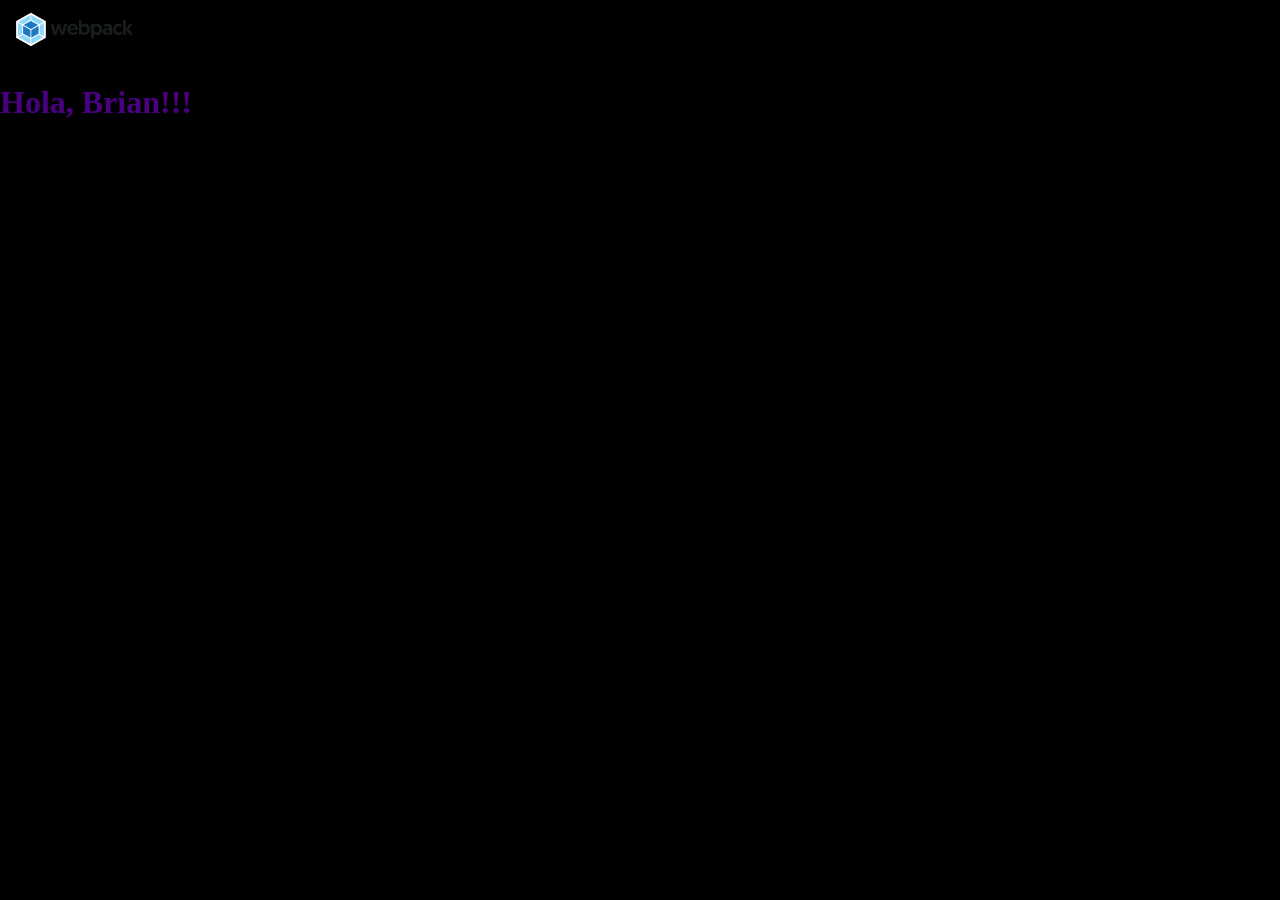
<file: docs/index.html>
<!doctype html><html lang="es"><head><meta charset="UTF-8"><meta http-equiv="X-UA-Compatible" content="IE=edge"><meta name="viewport" content="width=device-width,initial-scale=1"><title>Webpack</title><script defer="defer" src="main.faa0519bc0ed0faffc91.js"></script><link href="main.cbfed8b87458dab9ae3c.css" rel="stylesheet"></head><body><img src="assets/img/webpack-logo.png" alt="Webpack Logo"></body></html>
</file>
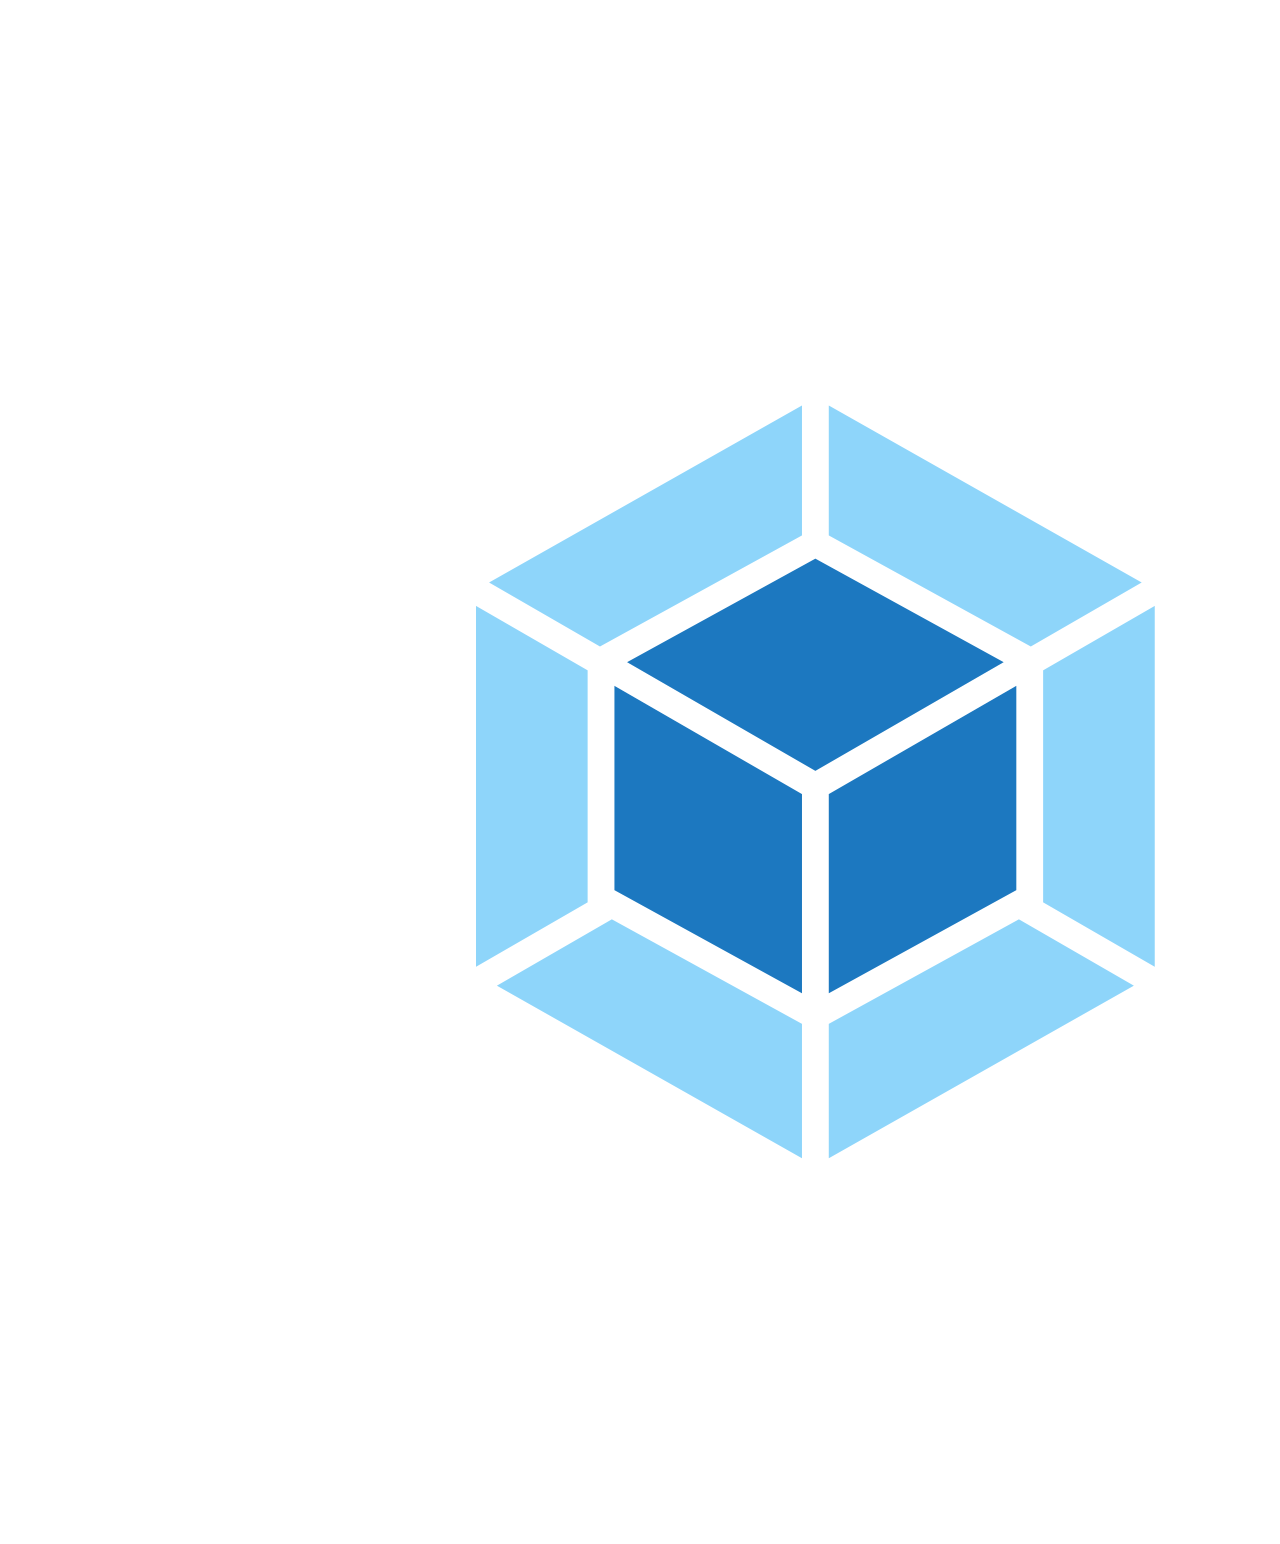
<file: src/index.html>
<!DOCTYPE html>
<html lang="es">
<head>
    <meta charset="UTF-8">
    <meta http-equiv="X-UA-Compatible" content="IE=edge">
    <meta name="viewport" content="width=device-width, initial-scale=1.0">
    <title>Webpack</title>
</head>
<body>
    
    <img src="assets/img/webpack-logo.png" alt="Webpack Logo">
    
</body>
</html>
</file>
<file: docs/main.cbfed8b87458dab9ae3c.css>
body,html{background-color:#000;color:#fff;margin:0}img{width:150px}
</file>
